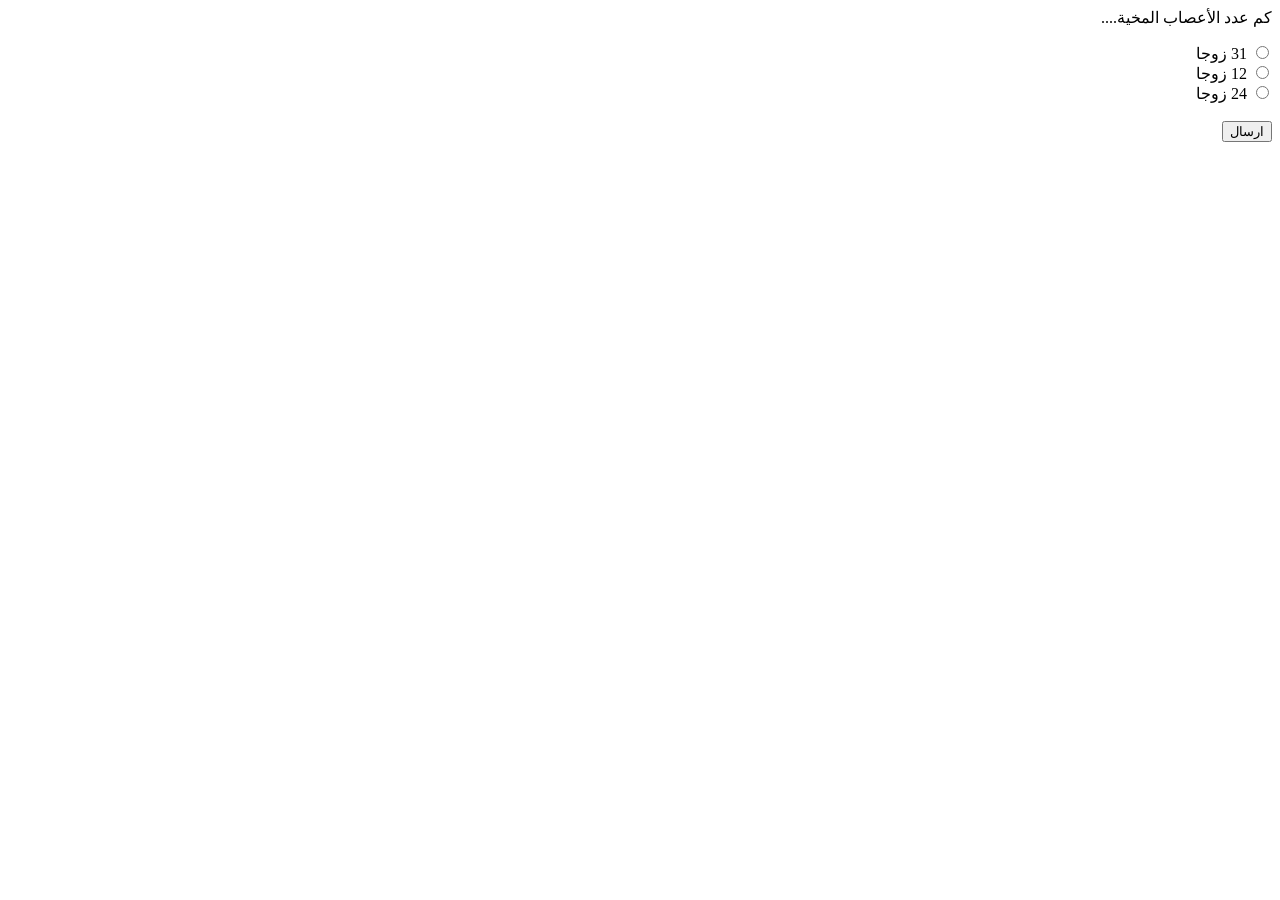
<file: Index.html>
<html dir="rtl" lang="ar">
    <head>
        <title>Sinece</title>
    </head>
    <body>
        <p>كم عدد الأعصاب المخية....</p>
        <input id="omar1" type="radio" value="31" name="omar"> <label for="omar1">31 زوجا</label><br>
        <input id="omar2" type="radio" value="12" name="omar"> <label for="omar2">12 زوجا</label><br>
        <input id="omar3" type="radio" value="24" name="omar"> <label for="omar3">24 زوجا</label><br><br>
        <button onclick="check()">ارسال</button>
        
        
        <script>
            function check(){
                let x = document.getElementById("omar1");
                if (x.checked == true){
                    x.style.outline="2px solid red";
                    document.getElementById("omar2").style.outline="2px solid green";
                }
                x = document.getElementById("omar2");
                if (x.checked == true){
                    x.style.outline="2px solid green";
                }
                x = document.getElementById("omar3");
                if (x.checked == true){
                    x.style.outline="2px solid red";
                    document.getElementById("omar2").style.outline="2px solid green";
                }
                let y = document.getElementsByTagName("input");
                for (let i = 0; i < 3; i = i + 1) {
                    y[i].disabled = true;
                }
            }
        </script>
    </body>
</html>
</file>
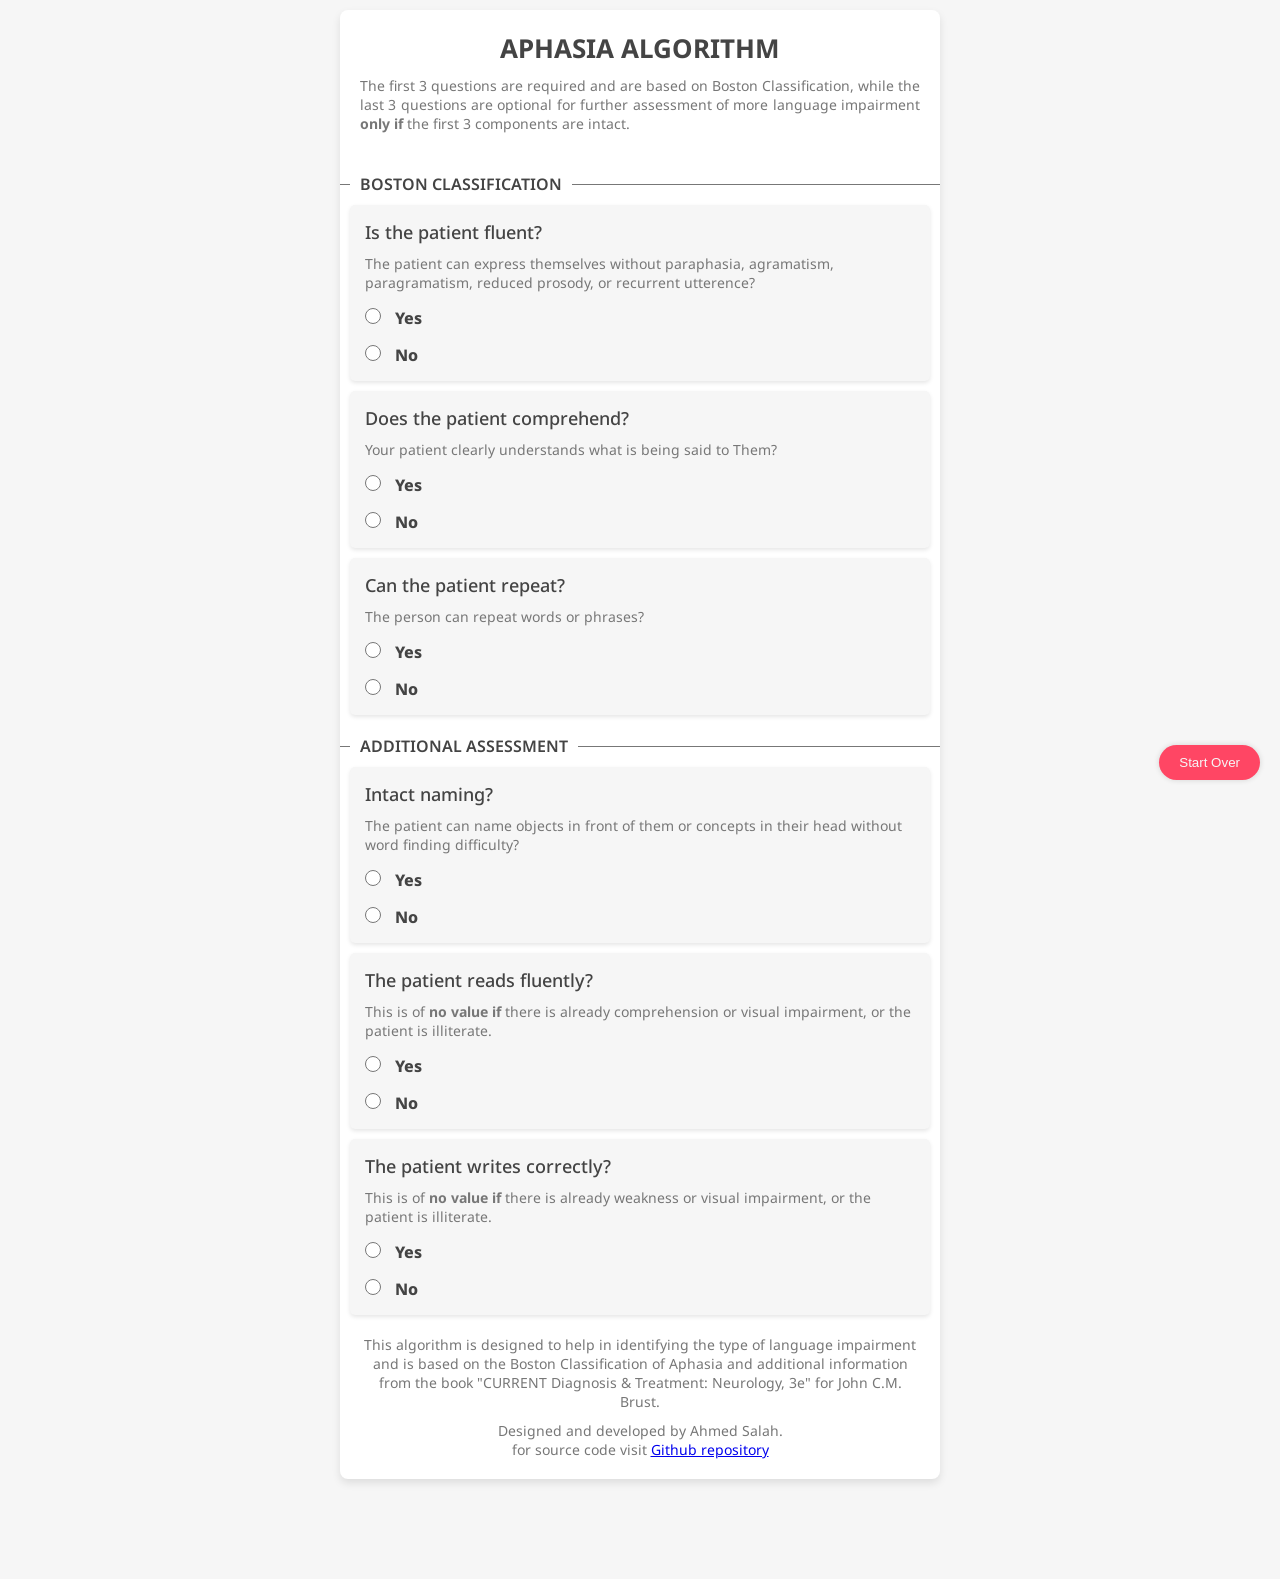
<file: Neurology/Aphasia/index.html>
<!DOCTYPE html>
<html lang="en">
<head>
  <meta charset="UTF-8">
  <meta name="viewport" content="width=device-width, initial-scale=1.0">
  <link rel="preconnect" href="https://fonts.googleapis.com">
  <link rel="preconnect" href="https://fonts.gstatic.com" crossorigin>
  <link href="https://fonts.googleapis.com/css2?family=Noto+Sans:ital,wght@0,100..900;1,100..900&display=swap" rel="stylesheet">
  <link rel="stylesheet" href="style.css">
  <title>Aphasia</title>
</head>
<body>
  <div class="container">
    <header>
      <h1>Aphasia Algorithm</h1>
      <span>
        The first 3 questions are required and are based on Boston Classification, 
        while the last 3 questions are optional for further assessment of more 
        language impairment <b>only if</b> the first 3 components are intact.
      </span>
    </header>
    <fieldset>
      <legend>Boston Classification</legend>
      <div class="question">
        <p>Is the patient fluent?</p>
        <span>
          The patient can express themselves without paraphasia, agramatism, paragramatism, 
          reduced prosody, or recurrent utterence?
        </span>
        <label>
          <input type="radio" name="verbal" value="true"> Yes
        </label>
        <label>
          <input type="radio" name="verbal" value="false"> No
        </label>
      </div>
      <div class="question">
        <p>Does the patient comprehend?</p>
        <span>
          Your patient clearly understands what is being said to Them?
        </span>
        <label>
          <input type="radio" name="comprehension" value="true"> Yes
        </label>
        <label>
          <input type="radio" name="comprehension" value="false"> No
        </label>
      </div>
      <div class="question">
        <p>Can the patient repeat?</p>
        <span>The person can repeat words or phrases?</span>
        <label>
          <input type="radio" name="repetition" value="true"> Yes
        </label>
        <label>
          <input type="radio" name="repetition" value="false"> No
        </label>
      </div>
    </fieldset>
    <fieldset>
      <legend>Additional Assessment</legend>
      <div class="question">
        <p>Intact naming?</p>
        <span>
          The patient can name objects in front of them or concepts 
          in their head without word finding difficulty?
        </span>
        <label>
          <input type="radio" name="naming" value="true"> Yes
        </label>
        <label>
          <input type="radio" name="naming" value="false"> No
        </label>
      </div>
      <div class="question">
        <p>The patient reads fluently?</p>
        <span>
          This is of <b>no value if</b> there is already comprehension or  
          visual impairment, or the patient is illiterate.
        </span>
        <label>
          <input type="radio" name="reading" value="true"> Yes
        </label>
        <label>
          <input type="radio" name="reading" value="false"> No
        </label>
      </div>
      <div class="question">
        <p>The patient writes correctly?</p>
        <span>
          This is of <b>no value if</b> there is already weakness or  
          visual impairment, or the patient is illiterate.
        </span>
        <label>
          <input type="radio" name="writing" value="true"> Yes
        </label>
        <label>
          <input type="radio" name="writing" value="false"> No
        </label>
      </div>
    </fieldset>
    <footer>
      <span>
        This algorithm is designed to help in identifying the type of language impairment
        and is based on the Boston Classification of Aphasia and additional information from
        the book "CURRENT Diagnosis & Treatment: Neurology, 3e" for John C.M. Brust.
      </span>
      <span>
        Designed and developed by Ahmed Salah.<br>
        for source code visit <a href="https://github.com/Ultiminator/aphasia-algorithm">Github repository</a>
      </span>
    </footer>
  </div>
  <div class="result" id="result">Ahmed</div>
  <button class="clear" onclick="startOver()">Start Over</button>

  <script src="script.js"></script>
</body>
</html>
</file>
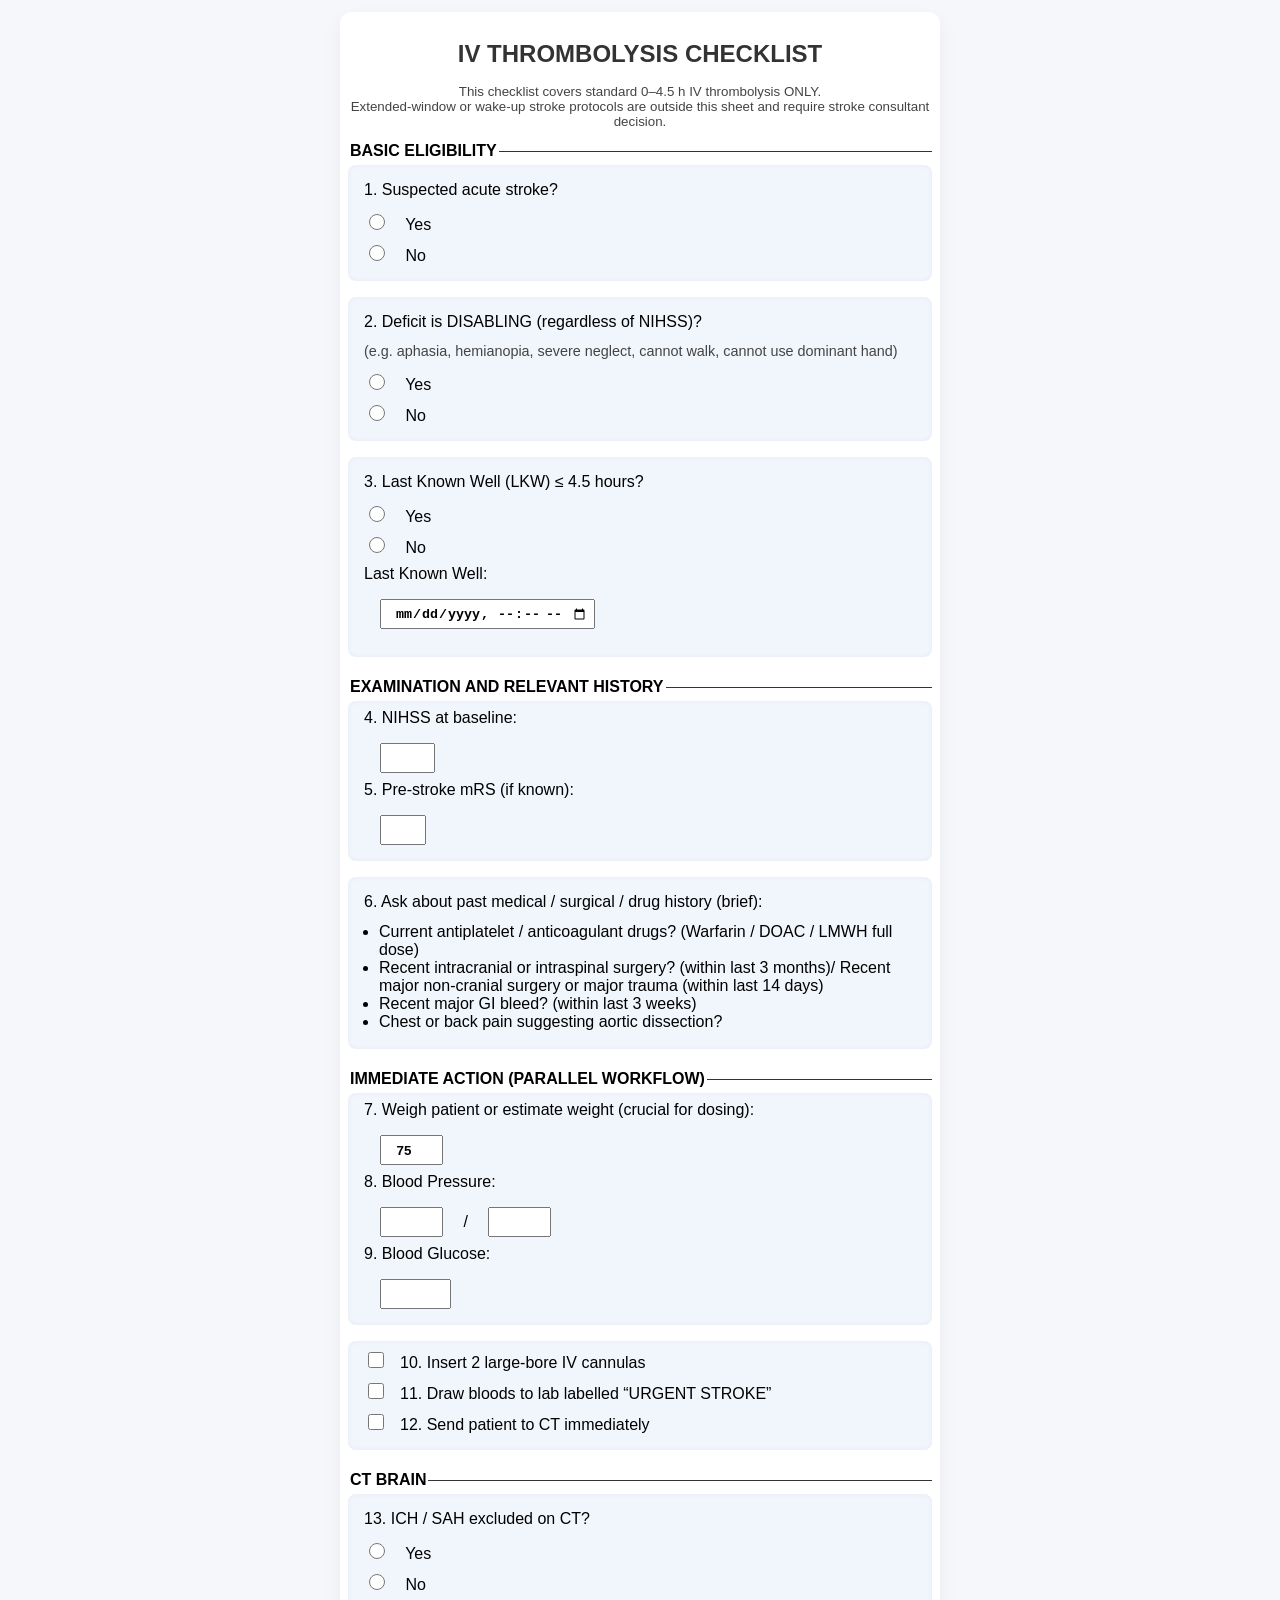
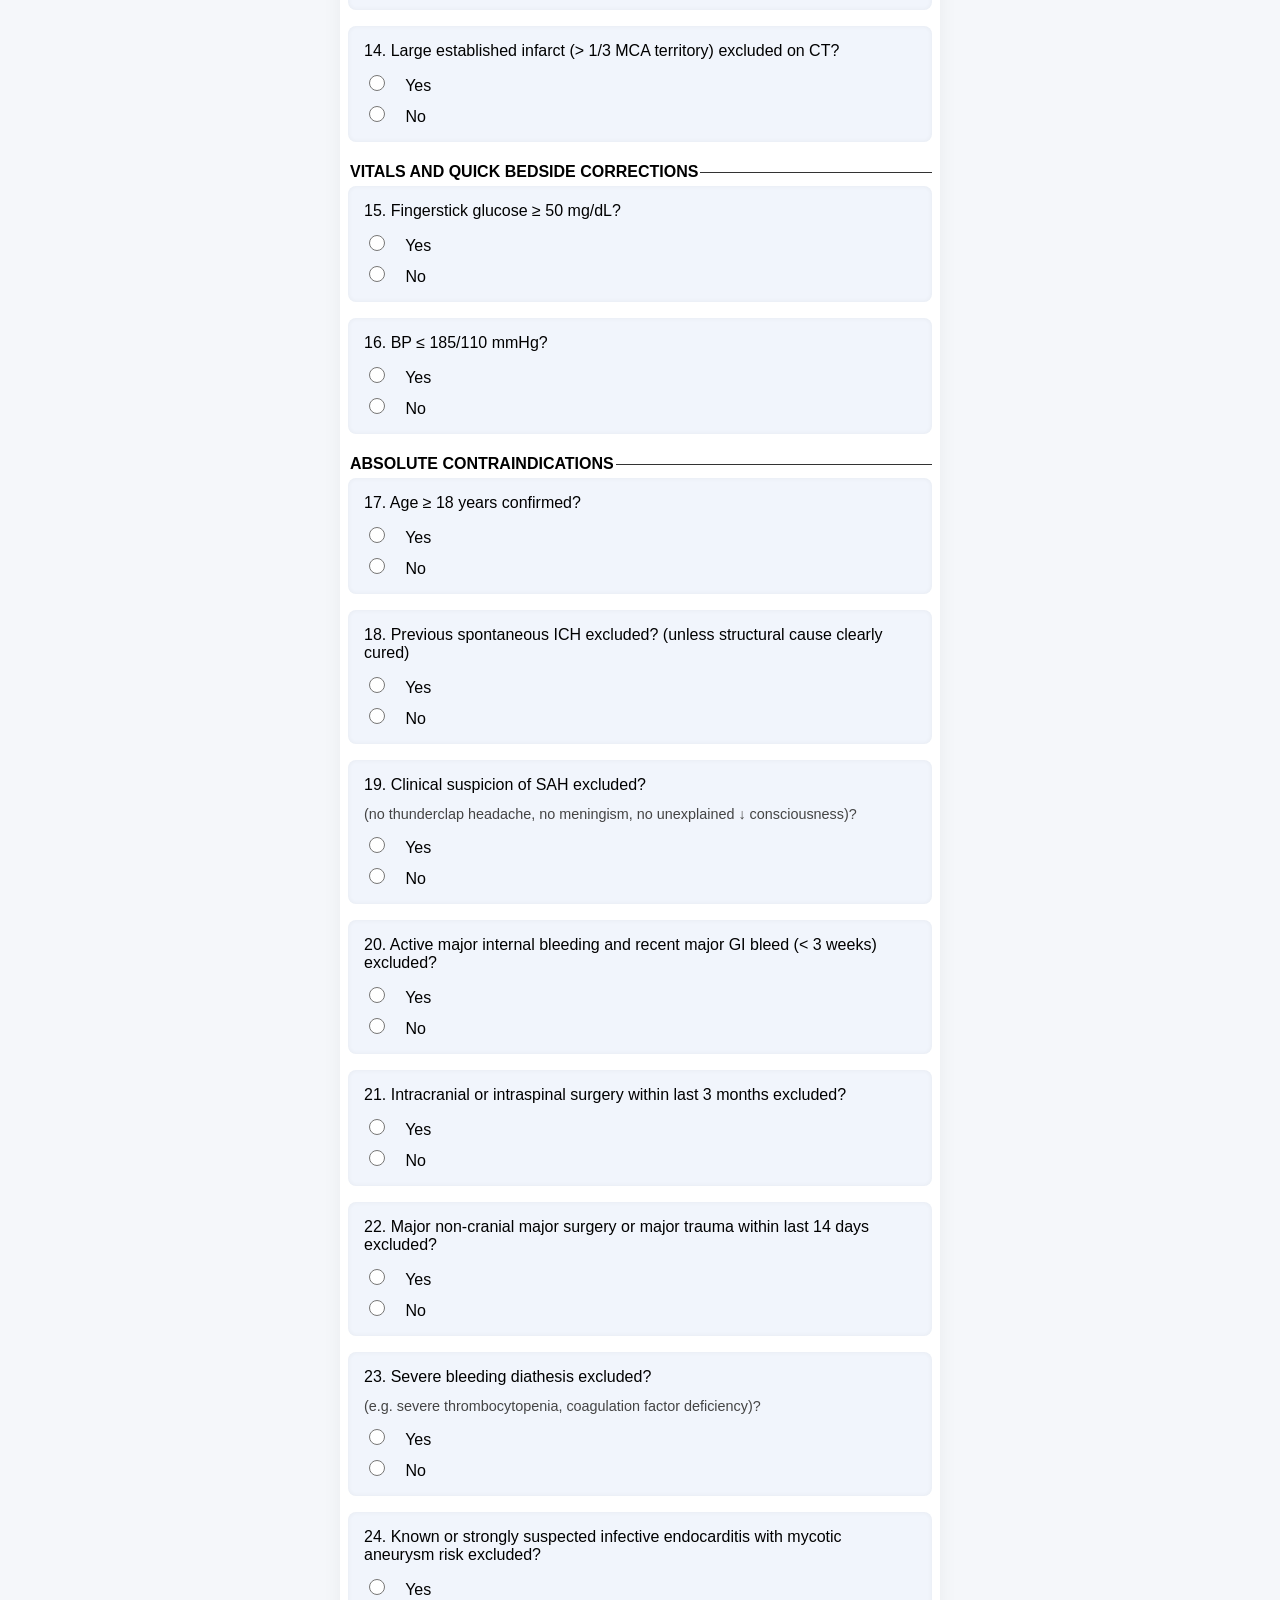
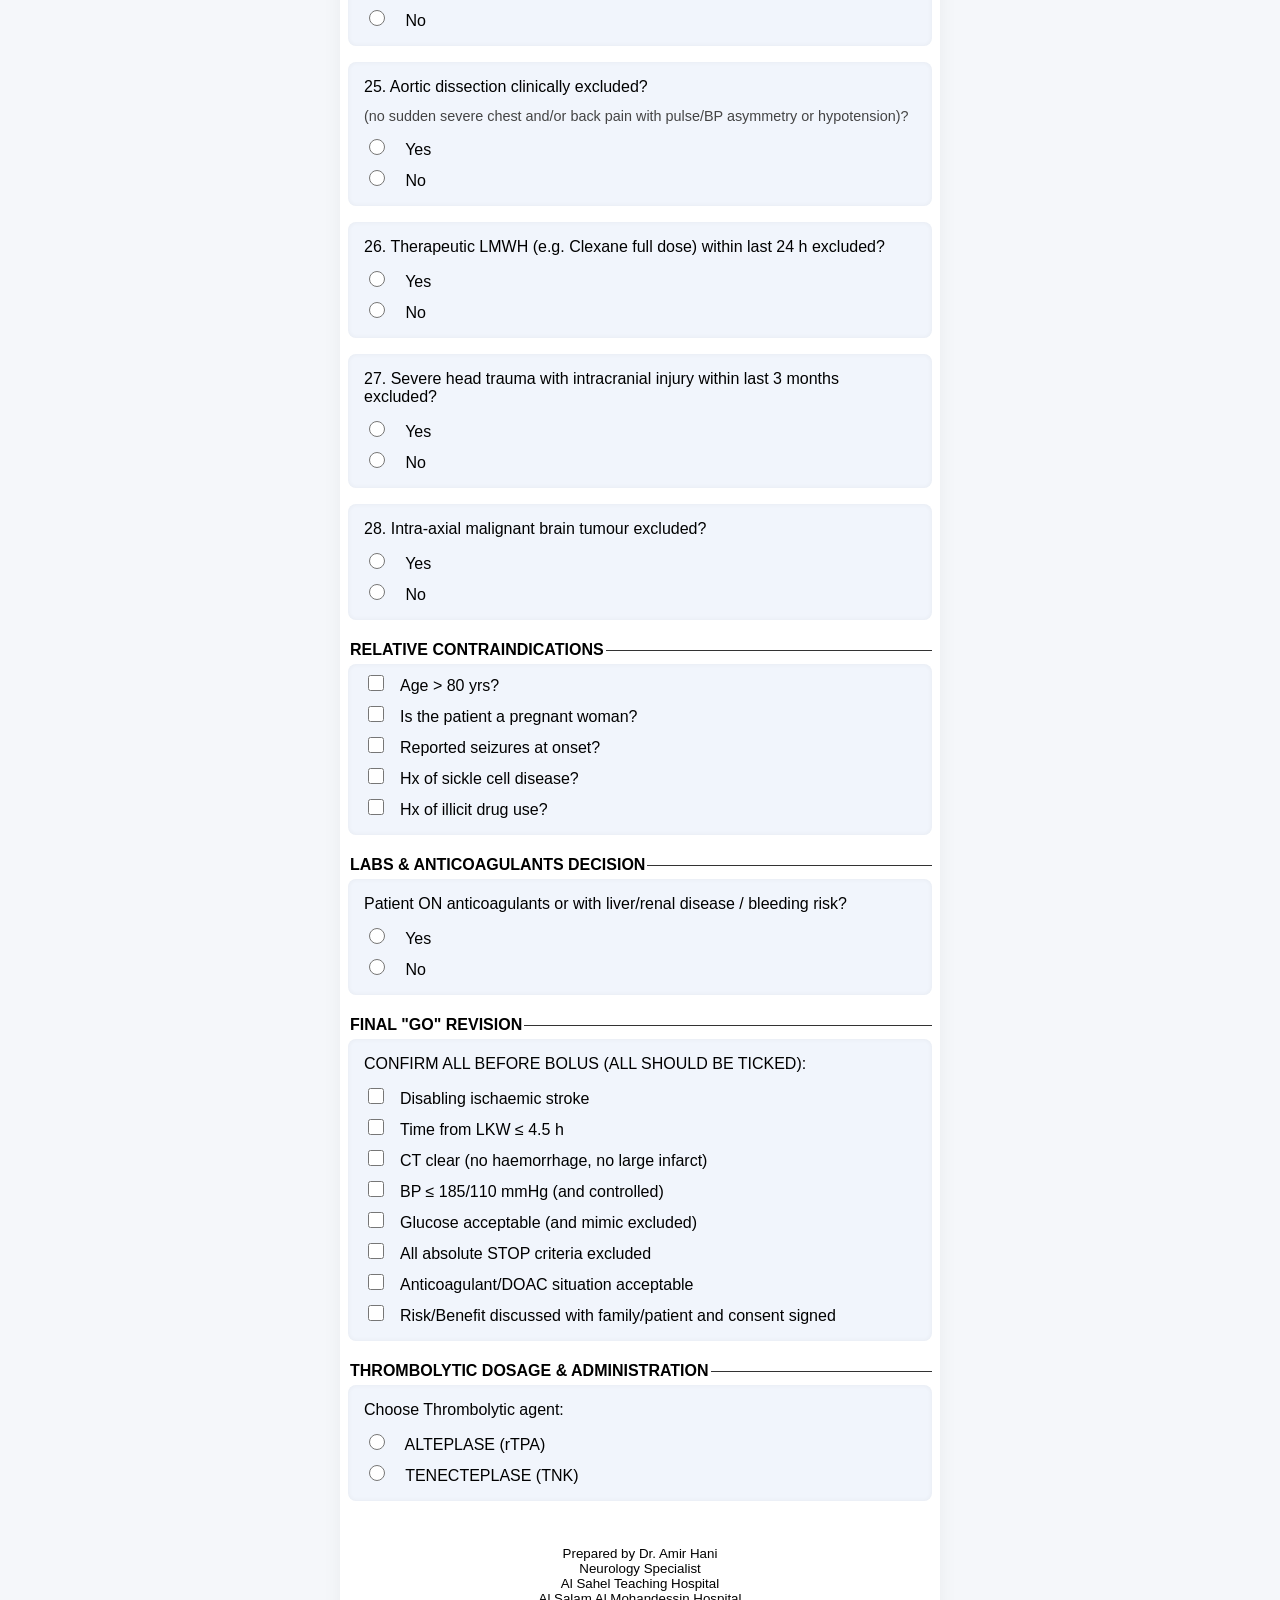
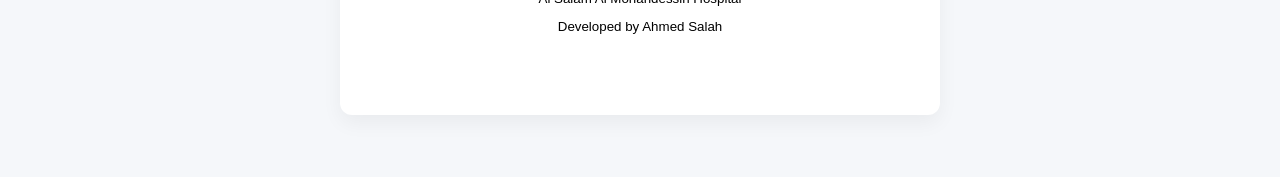
<file: Neurology/rTPA/index.html>
<!DOCTYPE html>
<html lang="en">
<head>
  <meta charset="UTF-8" />
  <meta name="viewport" content="width=device-width, initial-scale=1.0"/>
  <title>IV Thrombolysis</title>
  <link rel="stylesheet" href="style.css">
  <link href='https://fonts.googleapis.com/css?family=Noto+Sans|Material+Icons' rel='stylesheet'>
</head>
<body>
  <div class="container">
    <h2>IV THROMBOLYSIS CHECKLIST</h2>
    <p id="disclaimer">
      This checklist covers standard 0–4.5 h IV thrombolysis ONLY. <br>
      Extended-window or wake-up stroke protocols are outside this sheet and require stroke consultant decision.<br>
    </p>

    <fieldset>
      <legend><strong>BASIC ELIGIBILITY</strong></legend>
      <div class="question" data-id="q1">
        <p>1. Suspected acute stroke?</p>
        <label><input class="true" type="radio" name="q1" value=true> Yes</label>
        <label><input class="false" type="radio" name="q1" value=false> No</label>
      </div>
  
      <div class="question" data-id="q2">
        <p>2. Deficit is DISABLING (regardless of NIHSS)?</p>
        <span>(e.g. aphasia, hemianopia, severe neglect, cannot walk, cannot use dominant hand)</span>
        <label><input class="true" type="radio" name="q2" value="true"> Yes</label>
        <label><input class="false" type="radio" name="q2" value="false"> No</label>
      </div>
  
      <div class="question" data-id="q3">
        <p>3. Last Known Well (LKW) ≤ 4.5 hours?</p>
        <label><input class="true" type="radio" name="q3" value="true"> Yes</label>
        <label><input class="false" type="radio" name="q3" value="false"> No</label>
        <label for="LKW">Last Known Well:</label>
        <input type="datetime-local" id="LKW" name="LKW" onchange="document.getElementById('LKWr').innerHTML = Onset(this.value) + ' hour(s)'"><br>
        <span id="LKWr"></span>
      </div>
    </fieldset>

    <fieldset>
      <legend><strong>EXAMINATION AND RELEVANT HISTORY</strong></legend>
  
      <div class="question">
        <label for="NIHSS">4. NIHSS at baseline:</label>
        <input type="number" id="NIHSS" name="NIHSS" min="0" max="42" onchange="updateNote()"><br>
        <label for="mRS">5. Pre-stroke mRS (if known):</label>
        <input type="number" id="mRS" name="mRS" min="0" max="5"><br>
      </div>

      <div class="question">
        <p>6. Ask about past medical / surgical / drug history (brief):</p>
        <ul>
          <li>Current antiplatelet / anticoagulant drugs? (Warfarin / DOAC / LMWH full dose)</li>
          <li>Recent intracranial or intraspinal surgery? (within last 3 months)/ Recent major non-cranial surgery or major trauma (within last 14 days)</li>
          <li>Recent major GI bleed? (within last 3 weeks)</li>
          <li>Chest or back pain suggesting aortic dissection?</li>
        </ul>
      </div>
    </fieldset>

    <fieldset>
      <legend><strong>IMMEDIATE ACTION (PARALLEL WORKFLOW)</strong></legend>
      <div class="question">
        <label for="Weight">7. Weigh patient or estimate weight (crucial for dosing):</label>
        <input type="number" id="Weight" name="Weight" min="0" max="100" value="75"><br>
        <label for="SysBP">8. Blood Pressure: </label>
        <input type="number" id="SysBP" name="BP" min="0" max="350" onchange="updateNote()"> /
        <input type="number" id="DiaBP" name="BP" min="0" max="200" onchange="updateNote()"><br>
        <label for="RBS">9. Blood Glucose:</label>
        <input type="number" id="RBS" name="RBS" min="0" max="1000" onchange="updateNote()"><br>
      </div>
      <div class="question">
        <label><input class="Action true" type="checkbox" name="Procedure" value="Canula">10. Insert 2 large-bore IV cannulas</label>
        <label><input class="Action true" type="checkbox" name="Procedure" value="Labs">11. Draw bloods to lab labelled “URGENT STROKE”</label>
        <label><input class="Action true" type="checkbox" name="Procedure" value="CT">12. Send patient to CT immediately</label>
      </div>
    </fieldset>
    
    <fieldset>
      <legend><strong>CT BRAIN</strong></legend>
      <div class="question" data-id="q13">
        <p>13. ICH / SAH excluded on CT?</p>
        <label><input class="true" type="radio" name="q13" value=true> Yes</label>
        <label><input class="false" type="radio" name="q13" value=false> No</label>
      </div>
  
      <div class="question" data-id="q14">
        <p>14. Large established infarct (> 1/3 MCA territory) excluded on CT?</p>
        <label><input class="true" type="radio" name="q14" value="true"> Yes</label>
        <label><input class="false" type="radio" name="q14" value="false"> No</label>
      </div>
    </fieldset>

    <fieldset>
      <legend><strong>VITALS AND QUICK BEDSIDE CORRECTIONS</strong></legend>
      <div class="question" data-id="q15">
        <p>15. Fingerstick glucose ≥ 50 mg/dL?</p>
        <label><input class="true" type="radio" name="q15" value="hi"> Yes</label>
        <label><input class="warn" type="radio" name="q15" value="low"> No</label>
      </div>
      <div class="question" data-id="q155" id="RBSCorrect" style="display: none;">
        <p>Did Symptoms Persist after correction of RBS?</p>
        <label><input class="true" type="radio" name="q155" value="yes"> Yes</label>
        <label><input class="false" type="radio" name="q155" value="not"> No</label>
      </div>
  
      <div class="question" data-id="q16">
        <p>16. BP ≤ 185/110 mmHg?</p>
        <label><input class="true" type="radio" name="q16" value="low"> Yes</label>
        <label><input class="warn" type="radio" name="q16" value="hi"> No</label>
      </div>
      <div class="question" data-id="q165" id="BPCorrect" style="display: none;">
        <p>Were you able to control Bl. Pr. < 185/110?</p>
        <label><input class="true" type="radio" name="q165" value="yes"> Yes</label>
        <label><input class="false" type="radio" name="q165" value="not"> No</label>
      </div>
    </fieldset>

    <fieldset>
      <legend><strong>ABSOLUTE CONTRAINDICATIONS</strong></legend>
      <div class="question" data-id="q17">
        <p>17. Age ≥ 18 years confirmed?</p>
        <label><input class="true" type="radio" name="q17" value=true> Yes</label>
        <label><input class="false" type="radio" name="q17" value=false> No</label>
      </div>
  
      <div class="question" data-id="q18">
        <p>18. Previous spontaneous ICH excluded? (unless structural cause clearly cured)</p>
        <label><input class="true" type="radio" name="q18" value="true"> Yes</label>
        <label><input class="false" type="radio" name="q18" value="false"> No</label>
      </div>
      <div class="question" data-id="q19">
        <p>19. Clinical suspicion of SAH excluded?</p>
        <span>(no thunderclap headache, no meningism, no unexplained ↓ consciousness)?</span>
        <label><input class="true" type="radio" name="q19" value="true"> Yes</label>
        <label><input class="false" type="radio" name="q19" value="false"> No</label>
      </div>
      <div class="question" data-id="q20">
        <p>20. Active major internal bleeding and recent major GI bleed (< 3 weeks) excluded?</p>
        <label><input class="true" type="radio" name="q20" value="true"> Yes</label>
        <label><input class="false" type="radio" name="q20" value="false"> No</label>
      </div>
      <div class="question" data-id="q21">
        <p>21. Intracranial or intraspinal surgery within last 3 months excluded?</p>
        <label><input class="true" type="radio" name="q21" value="true"> Yes</label>
        <label><input class="false" type="radio" name="q21" value="false"> No</label>
      </div>
      <div class="question" data-id="q22">
        <p>22. Major non-cranial major surgery or major trauma within last 14 days excluded?</p>
        <label><input class="true" type="radio" name="q22" value="true"> Yes</label>
        <label><input class="false" type="radio" name="q22" value="false"> No</label>
      </div>
      <div class="question" data-id="q23">
        <p>23. Severe bleeding diathesis excluded?</p>
        <span>(e.g. severe thrombocytopenia, coagulation factor deficiency)?</span>
        <label><input class="true" type="radio" name="q23" value="true"> Yes</label>
        <label><input class="false" type="radio" name="q23" value="false"> No</label>
      </div>
      <div class="question" data-id="q24">
        <p>24. Known or strongly suspected infective endocarditis with mycotic aneurysm risk excluded?</p>
        <label><input class="true" type="radio" name="q24" value="true"> Yes</label>
        <label><input class="false" type="radio" name="q24" value="false"> No</label>
      </div>
      <div class="question" data-id="q25">
        <p>25. Aortic dissection clinically excluded?</p>
        <span>(no sudden severe chest and/or back pain with pulse/BP asymmetry or hypotension)?</span>
        <label><input class="true" type="radio" name="q25" value="true"> Yes</label>
        <label><input class="false" type="radio" name="q25" value="false"> No</label>
      </div>
      <div class="question" data-id="q26">
        <p>26. Therapeutic LMWH (e.g. Clexane full dose) within last 24 h excluded?</p>
        <label><input class="true" type="radio" name="q26" value="true"> Yes</label>
        <label><input class="false" type="radio" name="q26" value="false"> No</label>
      </div>
      <div class="question" data-id="q27">
        <p>27. Severe head trauma with intracranial injury within last 3 months excluded?</p>
        <label><input class="true" type="radio" name="q27" value="true"> Yes</label>
        <label><input class="false" type="radio" name="q27" value="false"> No</label>
      </div>
      <div class="question" data-id="q28">
        <p>28. Intra-axial malignant brain tumour excluded?</p>
        <label><input class="true" type="radio" name="q28" value="true"> Yes</label>
        <label><input class="false" type="radio" name="q28" value="false"> No</label>
      </div>
    </fieldset>

    <fieldset>
      <legend><strong>RELATIVE CONTRAINDICATIONS</strong></legend>
      <div class="question">
        <label><input class="false" type="checkbox" name="RC" value="age">Age > 80 yrs?</label>
        <label><input class="false" type="checkbox" name="RC" value="pregnant">Is the patient a pregnant woman?</label>
        <label><input class="false" type="checkbox" name="RC" value="fits">Reported seizures at onset?</label>
        <label><input class="false" type="checkbox" name="RC" value="sickle">Hx of sickle cell disease?</label>
        <label><input class="false" type="checkbox" name="RC" value="drugs">Hx of illicit drug use?</label>
      </div>
    </fieldset>

    <fieldset>
      <legend><strong>LABS & ANTICOAGULANTS DECISION</strong></legend>
      <div class="question" data-id="qB">
        <p>Patient ON anticoagulants or with liver/renal disease / bleeding risk?</p>
        <label><input class="warn" type="radio" name="qB" value=yes> Yes</label>
        <label><input class="true" type="radio" name="qB" value=not> No</label>
      </div>
  
      <div id="Bleeding" style="display: none;">
        <div class="question" data-id="q29">
          <p>29. Platelet count normal or more than 100,000/μL?</p>
          <label><input class="true" type="radio" name="q29" value="yes"> Yes</label>
          <label><input class="false" type="radio" name="q29" value="not"> No</label>
        </div>
        <div class="question" data-id="q30">
          <p>30. INR normal or less than 1.7 at time of bolus?</p>
          <label><input class="true" type="radio" name="q30" value="yes"> Yes</label>
          <label><input class="false" type="radio" name="q30" value="not"> No</label>
        </div>
        <div class="question" data-id="q31">
          <p>31. aPTT normal or not significantly prolonged?</p>
          <label><input class="true" type="radio" name="q31" value="yes"> Yes</label>
          <label><input class="false" type="radio" name="q31" value="not"> No</label>
        </div>
        <div class="question" data-id="q32">
          <p>32. Recent DOAC dose within last 48 h or concern for prolonged DOAC effect excluded?</p>
          <span>(e.g. severe renal impairment, unclear last dose)</span>
          <label><input class="true" type="radio" name="q32" value="yes"> Yes</label>
          <label><input class="false" type="radio" name="q32" value="not"> No</label>
        </div>
      </div>
    </fieldset>

    <fieldset>
      <legend><strong>FINAL "GO" REVISION</strong></legend>

      <div class="question">
        <p>CONFIRM ALL BEFORE BOLUS (ALL SHOULD BE TICKED):</p>
        <label><input class="true" type="checkbox" name="Go" value="Go1">Disabling ischaemic stroke</label>
        <label><input class="true" type="checkbox" name="Go" value="Go2">Time from LKW ≤ 4.5 h</label>
        <label><input class="true" type="checkbox" name="Go" value="Go3">CT clear (no haemorrhage, no large infarct)</label>
        <label><input class="true" type="checkbox" name="Go" value="Go4">BP ≤ 185/110 mmHg (and controlled)</label>
        <label><input class="true" type="checkbox" name="Go" value="Go5">Glucose acceptable (and mimic excluded)</label>
        <label><input class="true" type="checkbox" name="Go" value="Go6">All absolute STOP criteria excluded</label>
        <label><input class="true" type="checkbox" name="Go" value="Go7">Anticoagulant/DOAC situation acceptable</label>
        <label><input class="true" type="checkbox" name="Go" value="Go8">Risk/Benefit discussed with family/patient and consent signed</label>
      </div>
    </fieldset>

    <fieldset>
      <legend><strong>THROMBOLYTIC DOSAGE & ADMINISTRATION</strong></legend>
      <div class="question" data-id="qF">
        <p>Choose Thrombolytic agent:</p>
        <label><input class="true" type="radio" name="qF" value=rTPA> ALTEPLASE (rTPA)</label>
        <label><input class="true" type="radio" name="qF" value=TNK> TENECTEPLASE (TNK)</label>
      </div>
    </fieldset>
    <div id="contribution">
      <p>
        Prepared by Dr. Amir Hani<br>
        Neurology Specialist<br>
        Al Sahel Teaching Hospital<br>
        Al Salam Al Mohandessin Hospital
      </p>
      <p>
        Developed by Ahmed Salah<br>
      </p>
    </div>
  </div>

  <div id="noteBox">
    <div id="result"></div>
    <ul id="note"></ul>
  </div>

  <script src="script.js"></script>
</body>
</html>
</file>
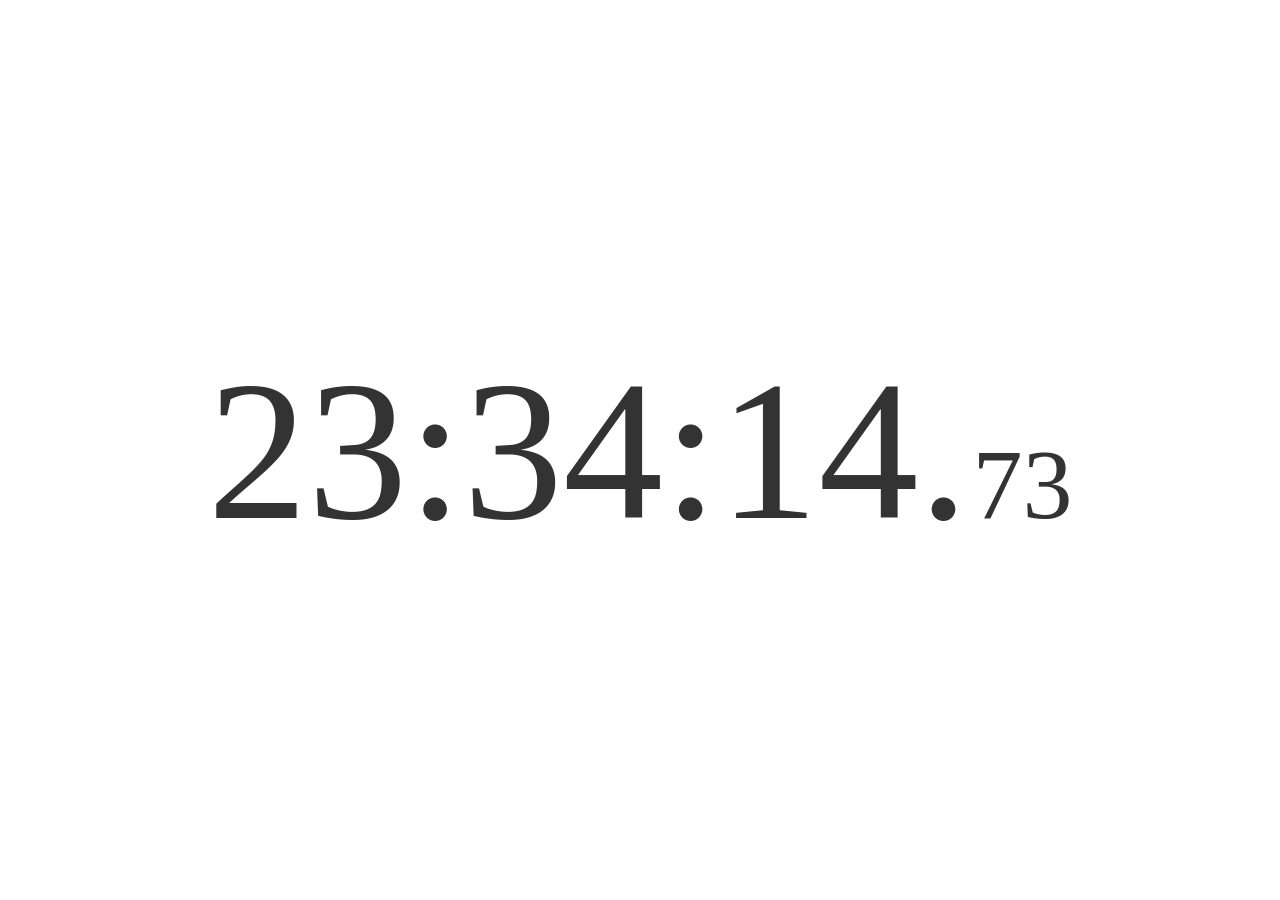
<file: CLock.html>
<!DOCTYPE html>
<html lang="en" dir="ltr">
  <head>
    <meta charset="utf-8">
    <title></title>
    <style>
      body {
        display: flex;
        margin: 0;
        height: 100vh;
        box-sizing: border-box;
        align-items: center;
        justify-content: center;
      }
      span {
        font-family: "Calibri";
        color: #333;
      }
      #clock {
        font-size: 200px;
      }
      #milli {
        font-size: 100px;
      }
    </style>
  </head>

  <body>
    <p>
      <span id="clock"></span>
      <span id="milli"></span>
    </p>
    <script type="text/javascript">
      var clock = document.getElementById("clock");
      var milli = document.getElementById("milli");
      var myInterv = setInterval(function(){
        var myDate = new Date();
        clock.innerHTML = addZero(myDate.getHours()) + ":"
                        + addZero(myDate.getMinutes()) + ":"
                        + addZero(myDate.getSeconds()) + ".";
        milli.innerHTML = addZero(Math.floor(myDate.getMilliseconds() / 10));
      }, 10);
      function addZero(int){
        if (int < 10){
          int = "0" + int;
        }
        return int;
      }
    </script>

  </body>
</html>
</file>
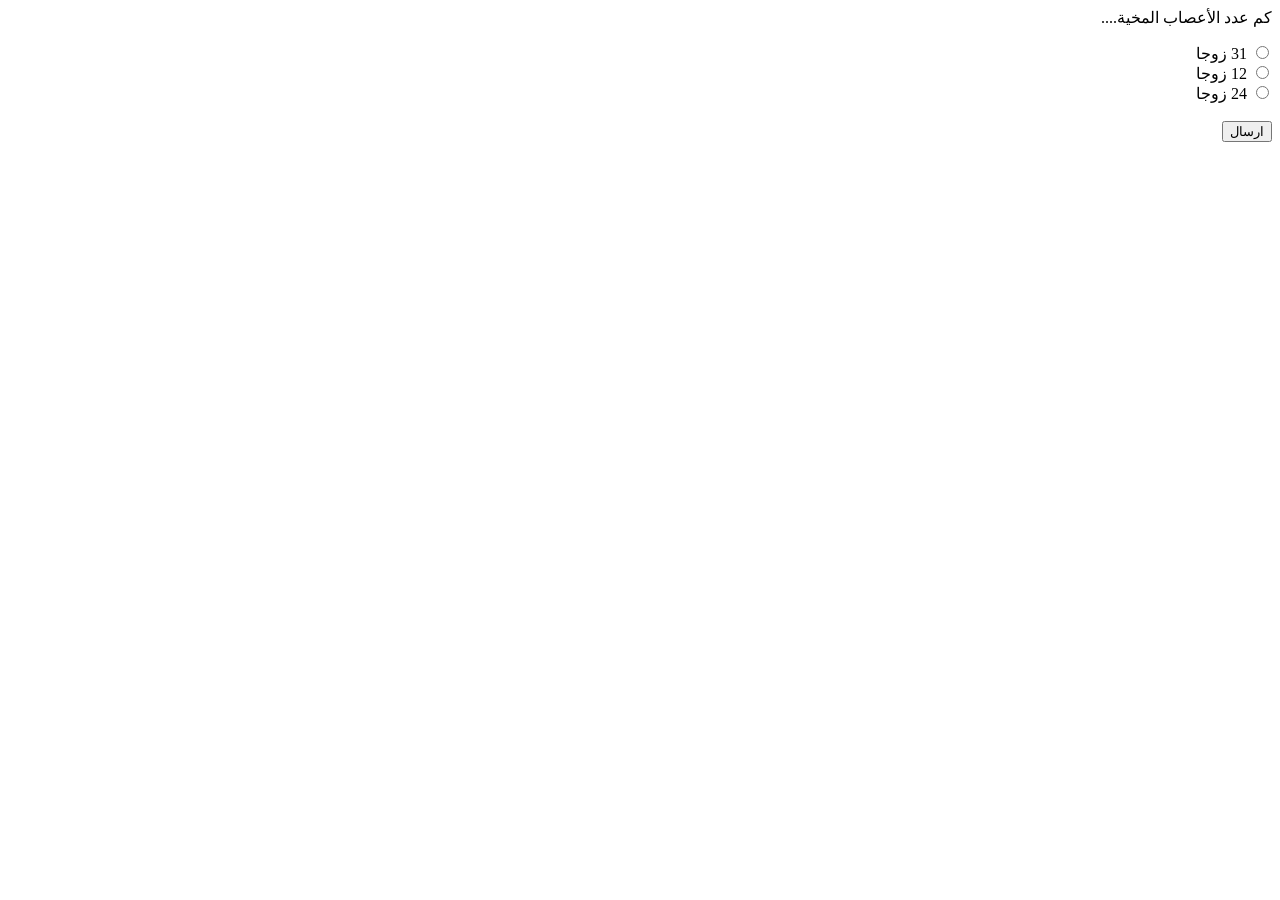
<file: exam.html>
<html dir="rtl" lang="ar">
    <head>
        <title>Sinece</title>
    </head>
    <body>
        <p>كم عدد الأعصاب المخية....</p>
        <input id="omar1" type="radio" value="31" name="omar"> <label for="omar1">31 زوجا</label><br>
        <input id="omar2" type="radio" value="12" name="omar"> <label for="omar2">12 زوجا</label><br>
        <input id="omar3" type="radio" value="24" name="omar"> <label for="omar3">24 زوجا</label><br><br>
        <button onclick="check()">ارسال</button>
        
        
        <script>
            function check(){
                let x = document.getElementById("omar1");
                if (x.checked == true){
                    x.style.outline="2px solid red";
                    document.getElementById("omar2").style.outline="2px solid green";
                }
                x = document.getElementById("omar2");
                if (x.checked == true){
                    x.style.outline="2px solid green";
                }
                x = document.getElementById("omar3");
                if (x.checked == true){
                    x.style.outline="2px solid red";
                    document.getElementById("omar2").style.outline="2px solid green";
                }
                let y = document.getElementsByTagName("input");
                for (let i = 0; i < 3; i = i + 1) {
                    y[i].disabled = true;
                }
            }
        </script>
    </body>
</html>
</file>
<file: Neurology/Aphasia/style.css>
:root {
    --primary-color: rgb(120, 200, 100);
    --secondary-color: rgb(255, 70, 100);
    --bg-color: #f6f6f6;
    --main-text-color: #444444;
    --fade-text-color: #777777;
    --shadow-color: rgba(0, 0, 0, 0.1);
}

* {
    margin: 0;
    padding: 0;
    box-sizing: border-box;
}
body {
    font-family: "Noto Sans", sans-serif;
    background-color: var(--bg-color);
    color: var(--main-text-color);
    display: flex;
    justify-content: center;
    align-items: center;
}

.container {
    width: 100%;
    max-width: 600px;
    background-color: white;
    /* padding: 10px; */
    border-radius: 8px;
    box-shadow: 0 4px 8px var(--shadow-color);
    margin: 10px 10px 100px 10px;
}
header {
    padding: 20px;
    text-align: justify;
}
footer {
    padding: 0 20px;
    text-align: center;
    margin-bottom: 20px;
}
h1 {
    font-size: 26px;
    text-align: center;
    text-transform: uppercase;
}

.question {
    margin: 10px;
    padding: 15px;
    box-shadow:  0 2px 4px var(--shadow-color);
    border-radius: 5px;
    background-color: var(--bg-color);
}
p {
    font-size: 18px;
    font-weight: 500;
    margin-bottom: 10px;
}
span {
    display: block;
    /* text-align: justify; */
    margin: 10px 0;
    font-size: 14px;
    color: var(--fade-text-color);
}
.question label {
    display: block;
    margin: 15px 15px 0 0;
    font-size: 16px;
    font-weight: 800;
}
label input[type="radio"] {
    margin-right: 10px;
    width: 16px;
    height: 16px;
}
label:has(input[value="true"]:checked) {
    color: var(--primary-color);
}
label:has(input[value="false"]:checked) {
    color: var(--secondary-color);
}
input[value="false"]:checked {
    accent-color: var(--secondary-color);
}
input[value="true"]:checked {
    accent-color: var(--primary-color);
}

.result {
    display: none;
    position: fixed;
    bottom: 0;
    padding: 15px;
    width: 100%;
    background-color: var(--primary-color);
    border-radius: 10px 10px 0 0;
    text-align: center;
    font-size: large;
    word-wrap: break-word;
}
button.clear {
    position: fixed;
    bottom: 120px;
    right: 20px;
    padding: 10px 20px;
    color: var(--bg-color);
    background-color: var(--secondary-color);
    border: none;
    border-radius: 1000px;
    font-weight: 500;
    cursor: pointer;
    transition: transforms ease;
    box-shadow:  0px 0px 5px 1px var(--shadow-color);
}

button.clear:active {
    transform:  scale(0.95);
}

fieldset {
    border: none;
    border-top: 1px solid var(--fade-text-color);
    margin: 10px 0;
}
legend {
    font-size: 16px;
    font-weight: 600;
    padding: 0 10px ;
    margin-left: 10px;
    text-transform: uppercase;
}
</file>
<file: Neurology/rTPA/style.css>
* {
    box-sizing: border-box;
}

body {
    font-family: 'Noto Sans medium', sans-serif;
    background: #f5f7fa;
    margin: 0;
    padding: 0.75rem;
    display: flex;
    justify-content: center;
}

.container {
    max-width: 600px;
    width: 100%;
    background: #fff;
    padding: 0.5rem;
    border-radius: 12px;
    box-shadow: 0 8px 20px rgba(0,0,0,0.05);
    margin-bottom: 50px;
}

h2 {
    text-align: center;
    margin-bottom: 1rem;
    color: #333;
}

.question {
    margin-bottom: 1rem;
    padding: 0.5rem 1rem;
    border-radius: 8px;
    background: #f1f5fc;
    box-shadow: inset 0 0 5px rgba(0,0,0,0.05);
}

.question p {
    margin-bottom: 0.75rem;
    margin-top: 0.5rem;
    font-weight: 500;
}
.question span {
    font-weight: normal;
    color: #444;
    font-size: 0.9rem;
    display: block;
    margin-bottom: 0.75rem;
    margin-top: 0;
}
.question ul {
    padding-left: 15px;
    margin: 10px 0px;
}

fieldset {
    border: none;
    border-top: #333 1px solid;
    padding: 5px 0;
    margin: 0;
}

label {
    display: block;
    margin-bottom: 0.5rem;
    font-weight: 500;
}

input[type="radio"], input[type="checkbox"] {
    margin-right: 1rem;
    width: 16px;
    height: 16px;
    /* accent-color: #FF616D; */
}
input.true{
    accent-color: #4CAF50;
}
label:has(input.true:checked) {
    color: #4CAF50;
}
input.false{
    accent-color: #F44336;
}
label:has(input.false:checked) {
    color: #F44336;
}
input.warn {
    accent-color: #ffb340;
}
label:has(input.warn:checked) {
    color: #ffb340;
}
input[type="number"], input[type="datetime-local"] {
    height: 30px;
    margin: 0.5rem 1rem;
    font-weight: 600;
    padding: 0px 5px;
    text-align: center;
}

#noteBox {
    position: fixed;
    bottom: 0;
    left: 0;
    margin-top: 1.5rem;
    border-radius: 10px 10px 0 0;
    overflow: hidden;
    width: 100%;
    font-weight: 600;
    font-size: large;
    transition: all 0.3s ease;
}
#noteBox div {
    padding: 1rem;
    text-align: center;
    display: none;
    width: 100%;
}
#note {
    display: none;
    padding: 10px 5px 10px 25px;
    margin: 0;
    background-color: #FACE68;
    text-align: start !important;
    font-size: smaller;
    font-weight: normal;
}

#contribution {
    padding: 10px;
    text-align: center;
    font-size: smaller;
    margin-bottom: 50px;
}

#disclaimer {
    font-size: smaller;
    color: #444;
    margin-top: 1rem;
    text-align: center;
}

  /* Mobile-friendly tweaks */
/* @media (max-width: 600px) {
    .container {
        padding: 1rem;
    }
} */
</file>
